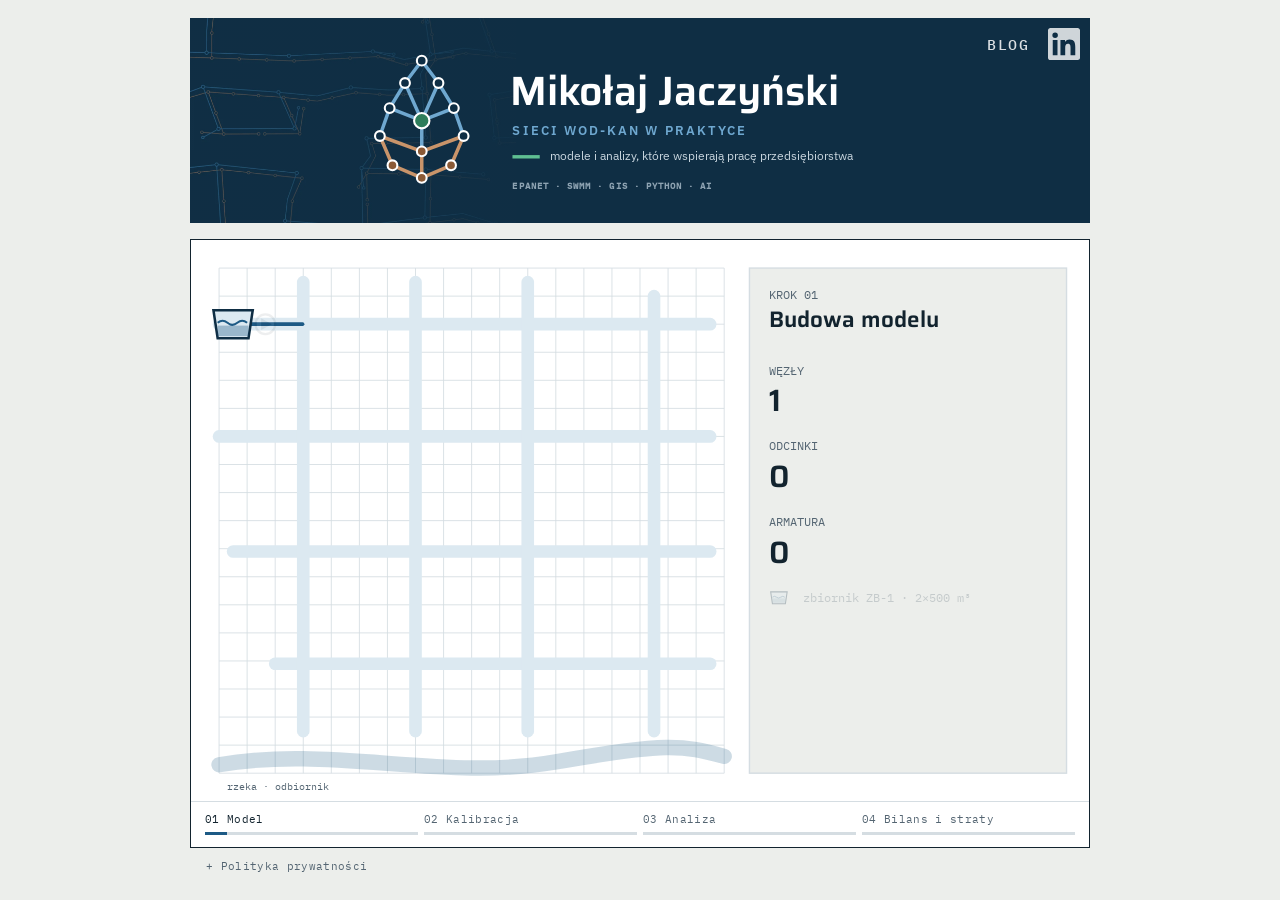
<file: index.html>
<!doctype html>
<html lang="pl">
<head>
<meta charset="utf-8">
<meta name="viewport" content="width=device-width, initial-scale=1">
<title>Sieci wod-kan w praktyce</title>
<meta name="description" content="Mikołaj Jaczyński — Sieci wod-kan w praktyce: modelowanie, analizy, strefowanie, doradztwo.">
<meta name="theme-color" content="#0f2e44">
<link rel="canonical" href="https://modelesieci.pl/">
<link rel="icon" href="favicon.svg" type="image/svg+xml">
<!-- czcionki hostowane lokalnie: brak połączeń z serwerami Google (RODO) -->
<link rel="preload" href="fonts/ibm-plex-sans-latin.woff2" as="font" type="font/woff2" crossorigin>
<link rel="preload" href="fonts/saira-latin.woff2" as="font" type="font/woff2" crossorigin>
<link rel="stylesheet" href="fonts/fonts.css">
<style>
:root{--paper:#eceeeb;--surface:#ffffff;--ink:#12232e;--muted:#546572;--line:#d5dde2;--glebia:#0f2e44;--wodociag:#1d5a85;--ton:#dce9f1;--kamionka:#8b5a36;--zielen:#2e7d5b;--zgodne:#2e7d5b;--uwaga:#9a6512;--niezgodne:#b3412f;
--font-display:"Saira","Arial Narrow",system-ui,sans-serif;--font-sans:"IBM Plex Sans","Segoe UI",system-ui,sans-serif;--font-mono:"IBM Plex Mono",Consolas,ui-monospace,monospace}
@media (prefers-color-scheme:dark){:root:not([data-theme="light"]){--paper:#0a141b;--surface:#15242e;--ink:#e8eef1;--muted:#9db0bc;--line:#2a3c48;--glebia:#24577b;--wodociag:#6fa8d0;--ton:#1b3546;--kamionka:#c9946a;--zielen:#5fbf92;--zgodne:#5fbf92;--uwaga:#e0a84a;--niezgodne:#ec8a78}}
:root[data-theme="dark"]{--paper:#0a141b;--surface:#15242e;--ink:#e8eef1;--muted:#9db0bc;--line:#2a3c48;--glebia:#24577b;--wodociag:#6fa8d0;--ton:#1b3546;--kamionka:#c9946a;--zielen:#5fbf92;--zgodne:#5fbf92;--uwaga:#e0a84a;--niezgodne:#ec8a78}
*,*::before,*::after{box-sizing:border-box}
html,body{margin:0}
body{background:var(--paper);color:var(--ink);font-family:var(--font-sans);-webkit-font-smoothing:antialiased;min-height:100vh}
/* całość mieści się w wysokości okna: wizytówka i animacja skalują się do 100vh */
:root{--pad:clamp(10px,2vh,20px);--gap:clamp(10px,1.8vh,18px);--lw:min(600px,62vh);--lh:calc(var(--lw)*.3667);--sw:min(900px,max(620px,calc((100vh - var(--lh) - 2*var(--pad) - var(--gap) - 50px - 26px)*1.6)))}
main{max-width:960px;margin:0 auto;padding:var(--pad) 16px;display:flex;flex-direction:column;align-items:center;gap:var(--gap)}

/* 1. baner (jak tło profilu LinkedIn): zawsze ciemny, sieć w tle */
.logo{position:relative;width:100%;max-width:var(--sw);display:block;margin:0;color:#fff;
 background:linear-gradient(90deg,rgba(15,46,68,.25),rgba(15,46,68,.7) 40%,#0f2e44 62%),#0f2e44 url(siec-tlo.webp) left center/auto 100% no-repeat}
.li{position:absolute;top:10px;right:10px;display:grid;place-items:center;width:32px;height:32px;border-radius:4px;color:#ffffff;opacity:.8;transition:opacity .2s,background .2s}
.li svg{width:22px;height:22px;fill:currentColor}
.li:hover,.li:focus-visible{opacity:1;background:#0a66c2}
.li:focus-visible{outline:2px solid #6fa8d0;outline-offset:2px}
/* link do bloga praktykasieci.pl: na komputerze obok LinkedIn, na telefonie w lewym górnym rogu */
.blog{position:absolute;top:10px;right:50px;height:32px;display:flex;align-items:center;padding:0 10px;border-radius:4px;color:#fff;opacity:.85;font-family:var(--font-mono);font-size:15px;font-weight:500;letter-spacing:.12em;text-transform:uppercase;text-decoration:none;transition:opacity .2s,background .2s}
.blog:hover,.blog:focus-visible{opacity:1;background:rgba(255,255,255,.12)}
.blog:focus-visible{outline:2px solid #6fa8d0;outline-offset:2px}
.logo svg{display:block;width:100%;height:auto;max-height:var(--lh);margin:0 auto}
.logo svg.v{display:none}
.logo svg{--zw:#6fa8d0;--zk:#c9946a;--znw:#0f2e44;--znk:#8b5a36;--zg:#2e7d5b;--zr:#ffffff}
.l-nm{fill:#ffffff;font-family:var(--font-display);font-weight:600}
.l-tg{fill:#6fa8d0;font-family:var(--font-sans);font-weight:600;letter-spacing:.16em}
.l-sv{fill:#c9d6df;font-family:var(--font-sans);font-weight:400}
.l-tech{fill:#8ea3b2;font-family:var(--font-mono);letter-spacing:.12em}
.l-dash{fill:#5fbf92}

/* 2. animacja */
.sheet{width:100%;max-width:var(--sw);background:var(--surface);border:1.5px solid var(--ink)}
#anim{display:block;width:100%;height:auto;cursor:pointer}
.prog{display:grid;grid-template-columns:repeat(4,1fr);gap:6px;border-top:1px solid var(--line);padding:10px 14px 12px}
.prog button{position:relative;border:0;background:none;padding:0 0 9px;text-align:left;cursor:pointer;font-family:var(--font-mono);font-size:11px;letter-spacing:.03em;color:var(--muted);white-space:nowrap;overflow:hidden;text-overflow:ellipsis}
.prog button::before{content:"";position:absolute;left:0;right:0;bottom:0;height:3px;background:var(--line)}
.prog u{position:absolute;left:0;bottom:0;height:3px;width:0;background:var(--wodociag)}
.prog button.on{color:var(--ink)}
.prog button:focus-visible{outline:2px solid var(--wodociag);outline-offset:3px}

/* SVG animacji */
.a-grid{stroke:var(--line);stroke-width:.6}
.a-street{stroke:var(--ton);stroke-width:9;stroke-linecap:round;fill:none}
.a-pipe{stroke:var(--wodociag);stroke-width:2.6;stroke-linecap:round;fill:none}
.a-sew{stroke:var(--kamionka);stroke-width:2.2;fill:none;stroke-linecap:round}
.a-node{fill:var(--surface);stroke:var(--wodociag);stroke-width:2}
.a-tx{font-family:var(--font-mono);font-size:8.5px;fill:var(--muted)}
.a-txb{font-family:var(--font-mono);font-size:11px;fill:var(--ink);font-weight:500}
.a-h{font-family:var(--font-display);font-weight:600;font-size:16px;fill:var(--ink)}
.a-big{font-family:var(--font-display);font-weight:600;font-size:22px;fill:var(--ink)}
.a-sm{font-size:7px}
#anim.port .a-tx{font-size:10px}#anim.port .a-txb{font-size:12px}#anim.port .a-h{font-size:18px}#anim.port .a-big{font-size:24px}#anim.port .a-sm{font-size:8.5px}
.a-panel{fill:var(--paper);stroke:var(--line)}

.hero,.story{width:100%;display:flex;flex-direction:column;align-items:center}
.down,.steps{display:none}
@media (max-width:600px){
 html{scroll-snap-type:y mandatory}
 main{padding:0;gap:0}
 .hero{height:100vh;height:100svh;justify-content:space-between;gap:16px;padding:16px 16px 20px;scroll-snap-align:start;
  background:linear-gradient(180deg,rgba(15,46,68,.55),rgba(15,46,68,.85) 55%,#0f2e44),#0f2e44 url(siec-tlo.webp) center/cover no-repeat}
 .logo{flex:1 1 auto;min-height:0;max-width:none;display:flex;align-items:center;justify-content:center;padding:12px;background:none}
 .logo svg.h{display:none}
 .logo svg.v{display:block;width:100%;height:100%;max-width:none;max-height:100%}
 .down{border-color:rgba(255,255,255,.45)!important;background:transparent!important;color:#ffffff!important}
 .down{display:grid;place-items:center;width:52px;height:52px;border-radius:50%;border:1.5px solid var(--line);background:var(--surface);color:var(--ink);cursor:pointer;animation:bob 1.8s ease-in-out infinite}
 .down svg{width:24px;height:24px}
 @keyframes bob{50%{transform:translateY(8px)}}
 .story{position:relative;display:block}
 .sheet{position:sticky;top:0;height:100vh;height:100svh;max-width:none;border:0;display:flex;flex-direction:column;justify-content:center}
 #anim{flex:0 1 auto;min-height:0;max-height:calc(100svh - 52px);width:auto;max-width:100%;margin:0 auto}
 .steps{display:block;margin-top:-100vh;margin-top:-100svh;pointer-events:none}
 .step{height:100vh;height:100svh;scroll-snap-align:start}
 .prog button{font-size:9.5px}
 .prog .lg{display:none}
 .li{top:4px;right:4px;width:72px;height:72px;border-radius:8px}
 .li svg{width:48px;height:48px}
 .blog{top:4px;left:4px;right:auto;height:72px;padding:0 14px;border-radius:8px;font-size:20px}
}
@media (max-width:600px) and (prefers-reduced-motion:reduce){.down{animation:none}}
/* 3. stopka: notka o prywatności */
.foot{width:100%;max-width:var(--sw);margin:calc(-1*var(--gap)/2) auto 0;padding:0 16px var(--pad);font-size:12px;line-height:1.55;color:var(--muted)}
.foot summary{cursor:pointer;width:max-content;font-family:var(--font-mono);font-size:11px;letter-spacing:.03em;list-style:none}
.foot summary::-webkit-details-marker{display:none}
.foot summary::before{content:"+ ";}
.foot details[open] summary::before{content:"− "}
.foot summary:hover,.foot summary:focus-visible{color:var(--ink)}
.foot summary:focus-visible{outline:2px solid var(--wodociag);outline-offset:3px}
.foot .txt{margin-top:8px;padding:12px 14px;background:var(--surface);border:1px solid var(--line)}
.foot p{margin:0 0 8px}.foot p:last-child{margin:0}
.foot a{color:var(--wodociag)}
@media (max-width:600px){
 /* telefon: stopka przeniesiona (JS) do arkusza animacji; przycisk widoczny tylko na ostatnim etapie */
 .sheet .foot{flex:0 0 auto;max-width:none;margin:0;padding:0 14px;height:0;overflow:hidden;opacity:0;transition:height .3s,opacity .3s}
 .sheet.last .foot{height:44px;opacity:1;overflow:visible}
 .sheet .foot details{height:100%;display:flex;align-items:center}
 .sheet .foot summary{padding:10px 0;font-size:11.5px}
 .sheet .foot .txt{position:absolute;left:12px;right:12px;bottom:52px;max-height:calc(100svh - 80px);overflow:auto;margin:0;padding:14px 16px;box-shadow:0 8px 28px rgba(0,0,0,.18);z-index:2}
}

</style>
</head>
<body>
<svg width="0" height="0" style="position:absolute" aria-hidden="true">
  <symbol id="syg" viewBox="12 -4 176 214">
    <g stroke-width="5" stroke-linecap="round">
      <g stroke="var(--zw)"><line x1="100" y1="18" x2="76" y2="50"/><line x1="100" y1="18" x2="124" y2="50"/><line x1="76" y1="50" x2="54" y2="86"/><line x1="124" y1="50" x2="146" y2="86"/><line x1="54" y1="86" x2="40" y2="126"/><line x1="146" y1="86" x2="160" y2="126"/><line x1="76" y1="50" x2="100" y2="104"/><line x1="124" y1="50" x2="100" y2="104"/><line x1="54" y1="86" x2="100" y2="104"/><line x1="146" y1="86" x2="100" y2="104"/><line x1="100" y1="104" x2="100" y2="148"/></g>
      <g stroke="var(--zk)"><line x1="40" y1="126" x2="58" y2="168"/><line x1="160" y1="126" x2="142" y2="168"/><line x1="58" y1="168" x2="100" y2="186"/><line x1="142" y1="168" x2="100" y2="186"/><line x1="40" y1="126" x2="100" y2="148"/><line x1="160" y1="126" x2="100" y2="148"/><line x1="100" y1="148" x2="100" y2="186"/></g>
    </g>
    <g stroke="var(--zr)" stroke-width="3">
      <g fill="var(--znw)"><circle cx="100" cy="18" r="7"/><circle cx="76" cy="50" r="7"/><circle cx="124" cy="50" r="7"/><circle cx="54" cy="86" r="7"/><circle cx="146" cy="86" r="7"/><circle cx="40" cy="126" r="7"/><circle cx="160" cy="126" r="7"/></g>
      <g fill="var(--znk)"><circle cx="58" cy="168" r="7"/><circle cx="142" cy="168" r="7"/><circle cx="100" cy="186" r="7"/><circle cx="100" cy="148" r="7"/></g>
      <circle cx="100" cy="104" r="11" fill="var(--zg)"/>
    </g>
  </symbol>
</svg>

<main>
  <section class="hero">
  <h1 class="logo" aria-label="Mikołaj Jaczyński — Sieci wod-kan w praktyce. Modele i analizy, które wspierają pracę przedsiębiorstwa. EPANET, SWMM, GIS, Python, AI">
    <svg class="h" viewBox="0 0 900 300" aria-hidden="true">
      <use href="#syg" x="40" y="40" width="180" height="219"/>
      <text class="l-nm" x="260" y="128" font-size="60">Mikołaj Jaczyński</text>
      <text class="l-tg" x="263" y="172" font-size="19">SIECI WOD-KAN W PRAKTYCE</text>
      <rect class="l-dash" x="263" y="201" width="40" height="5"/>
      <text class="l-sv" x="318" y="208" font-size="17">modele i analizy, które wspierają pracę przedsiębiorstwa</text>
      <text class="l-tech" x="263" y="250" font-size="13">EPANET · SWMM · GIS · PYTHON · AI</text>
    </svg>
    <svg class="v" viewBox="0 0 360 590" aria-hidden="true">
      <use href="#syg" x="65" y="10" width="230" height="280"/>
      <text class="l-nm" x="180" y="352" font-size="37" text-anchor="middle">Mikołaj Jaczyński</text>
      <text class="l-tg" x="180" y="390" font-size="14.5" text-anchor="middle">SIECI WOD-KAN W PRAKTYCE</text>
      <rect class="l-dash" x="160" y="414" width="40" height="5"/>
      <text class="l-sv" x="180" y="456" font-size="17" text-anchor="middle">modele i analizy, które wspierają</text>
      <text class="l-sv" x="180" y="480" font-size="17" text-anchor="middle">pracę przedsiębiorstwa</text>
      <text class="l-tech" x="180" y="530" font-size="12" text-anchor="middle">EPANET · SWMM · GIS · PYTHON · AI</text>
    </svg>
    <a class="blog" href="https://praktykasieci.pl/">blog</a>
    <a class="li" href="https://www.linkedin.com/in/mikolajjaczynski" target="_blank" rel="noopener" aria-label="Profil LinkedIn" title="LinkedIn"><svg viewBox="0 0 24 24" aria-hidden="true"><path d="M20.45 20.45h-3.56v-5.57c0-1.33-.02-3.04-1.85-3.04-1.85 0-2.14 1.45-2.14 2.94v5.67H9.35V9h3.41v1.56h.05c.48-.9 1.64-1.85 3.37-1.85 3.6 0 4.27 2.37 4.27 5.46v6.28zM5.34 7.43a2.06 2.06 0 1 1 0-4.13 2.06 2.06 0 0 1 0 4.13zM7.12 20.45H3.56V9h3.56v11.45zM22.22 0H1.77C.79 0 0 .77 0 1.73v20.54C0 23.23.79 24 1.77 24h20.45c.98 0 1.78-.77 1.78-1.73V1.73C24 .77 23.2 0 22.22 0z"/></svg></a>
  </h1>
  <button class="down" id="down" type="button" aria-label="Przewiń do animacji"><svg viewBox="0 0 24 24"><path d="M5 9l7 7 7-7" fill="none" stroke="currentColor" stroke-width="2.4" stroke-linecap="round" stroke-linejoin="round"/></svg></button>
  </section>

  <section class="story">
  <section class="sheet" aria-label="Animacja: budowa modelu sieci wod-kan, kalibracja, analiza danych oraz bilans i straty wody">
    <svg id="anim" role="img" aria-label="Animowany model sieci: rysowanie przewodów, kalibracja na pomiarach ciśnienia, analiza ciśnień i strefowanie"></svg>
    <div class="prog" id="prog">
      <button type="button" data-t="0">01 Model<u></u></button>
      <button type="button" data-t="16">02 Kalibracja<u></u></button>
      <button type="button" data-t="30">03 Analiza<u></u></button>
      <button type="button" data-t="42">04 Bilans<span class="lg"> i straty</span><u></u></button>
    </div>
  </section>
  <div class="steps" aria-hidden="true"><div class="step"></div><div class="step"></div><div class="step"></div><div class="step"></div></div>
  </section>
</main>

<footer class="foot">
  <details>
    <summary>Polityka prywatności</summary>
    <div class="txt">
      <p><strong>Administrator:</strong> Mikołaj Jaczyński. Kontakt w sprawach danych osobowych: przez <a href="https://www.linkedin.com/in/mikolajjaczynski" target="_blank" rel="noopener">profil LinkedIn</a>.</p>
      <p><strong>Co zbiera ta strona:</strong> nic. Nie używa ciasteczek, analityki, narzędzi śledzących ani formularzy. Czcionki i grafiki są wczytywane z tego samego serwera, bez połączeń z usługami firm trzecich.</p>
      <p><strong>Hosting:</strong> stronę udostępnia GitHub Pages (GitHub, Inc.). Przy każdym wejściu serwer GitHub może zapisywać w logach adres IP odwiedzającego, w celu zapewnienia bezpieczeństwa i działania usługi (art. 6 ust. 1 lit. f RODO). Szczegóły: <a href="https://docs.github.com/site-policy/privacy-policies/github-general-privacy-statement" target="_blank" rel="noopener">oświadczenie o prywatności GitHub</a>.</p>
      <p><strong>Linki zewnętrzne:</strong> po kliknięciu odnośnika do LinkedIn obowiązują zasady prywatności tego serwisu.</p>
      <p><strong>Twoje prawa:</strong> dostęp do danych, ich sprostowanie, usunięcie, ograniczenie przetwarzania, sprzeciw oraz skarga do Prezesa Urzędu Ochrony Danych Osobowych.</p>
    </div>
  </details>
</footer>

<script>
(()=>{
const NS='http://www.w3.org/2000/svg', S=document.getElementById('anim');
const cl=(x,a=0,b=1)=>Math.min(b,Math.max(a,x));
const ramp=(t,a,b)=>cl((t-a)/(b-a));
const ease=x=>x<.5?2*x*x:1-Math.pow(-2*x+2,2)/2;
const fx=(v,d=2)=>v.toFixed(d).replace('.',',');
const T=59.5;
const PH=[[0,16],[16,30],[30,42],[42,55],[55,59.5]];

/* dane modelu */
const N={R:[30,60],1:[80,60],2:[160,60],3:[240,60],4:[322,68],5:[80,140],6:[160,140],7:[240,140],8:[330,150],9:[80,220],10:[160,222],11:[240,225],12:[330,232],13:[96,302],14:[176,302],15:[258,306],16:[340,312],
 h1:[364,44],h2:[368,172],h3:[54,328],h4:[176,338],h5:[368,292],h6:[368,252]};
const P={R:5.3,1:5.1,2:4.8,3:4.5,5:4.8,6:4.5,7:4.2,9:3.6,10:3.5,13:3.8,14:3.6,h3:3.8,h4:3.5,4:3.9,8:3.4,12:2.9,h1:3.7,h2:3.2,h6:2.7,11:3.6,15:3.0,16:2.2,h5:2.3};
const E0=[['R',1],[1,2],[2,3],[1,5],[2,6],[3,7],[5,6],[6,7],[3,4],[4,8],[8,12],[4,'h1'],[8,'h2'],[12,'h6'],[5,9],[9,10],[9,13],[10,14],[13,14],[13,'h3'],[14,'h4'],[7,11],[10,11],[11,15],[15,16],[16,'h5']].map(e=>e.map(String));
const CLOSED='10-11';
const MAIN=new Set(['R-1','1-2','2-3','1-5','2-6','3-4','5-9','7-11']);
const VALVES=['1-2','2-3','5-6','6-7','2-6','3-7','9-10','13-14','10-14','4-8','8-12','11-15','15-16'];
const D={R:0},Q=['R'];
while(Q.length){const a=Q.shift();E0.forEach(([u,v])=>{if(u+'-'+v===CLOSED)return;const b=u===a?v:v===a?u:null;if(b&&D[b]===undefined){D[b]=D[a]+1;Q.push(b)}})}
const pc=p=>p<2.5?'var(--niezgodne)':p<3.5?'var(--uwaga)':'var(--zgodne)';
const dem=h=>.55+.45*Math.exp(-Math.pow((h-7.5)/2.2,2))+.38*Math.exp(-Math.pow((h-19.5)/2.6,2))-.35*Math.exp(-Math.pow((h-3)/2,2));
let seed=7;const rnd=()=>(seed=(seed*16807)%2147483647)/2147483647-.5;
const H=[...Array(25).keys()];
const meas=H.map(h=>4.25-.95*dem(h)+rnd()*.04);
const sim=a=>H.map(h=>4.25+.55*a-.95*dem(h)*(1+1.3*a));
const bins=[2,2.5,3,3.5,4,4.5,5,5.5],bc=Array(7).fill(0);
Object.keys(P).filter(k=>k!=='R'&&k[0]!=='h').forEach(k=>{for(let i=0;i<7;i++)if(P[k]>=bins[i]&&P[k]<bins[i+1])bc[i]++});

/* układy: poziomy (komputer) i pionowy (telefon) */
const LAY={
 land:{vw:640,vh:400,pan:[398,20,226,360],
  p1:{cnt:[[14,76,14,102],[14,130,14,156],[14,184,14,210]],log:[14,238,18.5]},
  p2:{c:[36,216,78,198],lgd:220,m:[[14,248,212,248],[14,280,212,280],[14,312,212,312],[14,344,212,344]],bar:[14,317,198]},
  p3:{bx:18,bw:22,bs:28,base:168,sc:24,lab:180,lgd:[14,200,68],k:[[14,240,212,240,249],[14,270,212,270,279],[14,300,212,300,309],[14,330,212,330,339]]},
  p4:{sb:[14,70,198,16],sbl:100,ch:[18,212,122,210],ml:222,k:[[14,250,212,250,259],[14,276,212,276,285],[14,302,212,302,311],[14,328,212,328,337]]},
  p5:{s:[68,64,90,110],ty:212,sy:232,my:270}},
 port:{vw:400,vh:650,pan:[20,396,360,236],
  p1:{cnt:[[14,76,14,104],[134,76,134,104],[254,76,254,104]],log:[14,134,17.5]},
  p2:{c:[36,196,78,186],lgd:212,m:[[214,82,346,98],[214,120,346,136],[214,158,346,174],[214,198,346,214]],bar:[214,181,132]},
  p3:{bx:14,bw:20,bs:26,base:180,sc:22,lab:194,lgd:[14,218,62],k:[[208,82,346,98,106],[208,120,346,136,144],[208,158,346,174,182],[208,196,346,212,220]]},
  p4:{sb:[14,70,182,14],sbl:98,ch:[14,196,118,198],ml:211,k:[[208,82,346,98,106],[208,120,346,136,144],[208,158,346,174,182],[208,196,346,212,220]]},
  p5:{s:[140,26,80,98],ty:156,sy:178,my:208}}};

let render=()=>{};
function build(mode){
 const L=LAY[mode];S.innerHTML='';S.setAttribute('viewBox',`0 0 ${L.vw} ${L.vh}`);S.classList.toggle('port',mode==='port');
 const el=(n,a={},p=S)=>{const e=document.createElementNS(NS,n);for(const k in a)e.setAttribute(k,a[k]);p.appendChild(e);return e};
 const tx=(p,x,y,t,c='a-tx',ex={})=>{const e=el('text',Object.assign({x,y,class:c},ex),p);e.textContent=t;return e};
 const bg=el('g');
 for(let x=20;x<=380;x+=20)el('line',{x1:x,y1:20,x2:x,y2:380,class:'a-grid'},bg);
 for(let y=20;y<=380;y+=20)el('line',{x1:20,y1:y,x2:380,y2:y,class:'a-grid'},bg);
 ['M20 60H370','M20 140H370','M30 222H370','M60 302H370','M80 30V350','M160 30V350','M240 30V350','M330 40V350'].forEach(d=>el('path',{d,class:'a-street'},bg));
 /* odbiornik – rzeka */
 el('path',{d:'M20 374C100 360 180 386 260 372S350 360 380 368',fill:'none',stroke:'var(--wodociag)','stroke-opacity':.22,'stroke-width':11,'stroke-linecap':'round'},bg);
 tx(bg,26,392,'rzeka · odbiornik','a-tx a-sm');
 const gSew=el('g'),gPipe=el('g'),gPress=el('g'),gZone=el('g'),gPart=el('g'),gArm=el('g'),gNode=el('g'),gLab=el('g');
 /* symbole armatury */
 const SY={
  zasuwa:(g,x,y,a)=>{const s=el('g',{transform:`translate(${x} ${y}) rotate(${a})`},g);el('path',{d:'M-5 -3.6L5 3.6V-3.6L-5 3.6Z',fill:'var(--surface)',stroke:'var(--ink)','stroke-width':1.2,'stroke-linejoin':'round'},s);return s},
  prv:(g,x,y,a)=>{const s=el('g',{transform:`translate(${x} ${y})`},g);el('path',{d:'M-6 -4.4L6 4.4V-4.4L-6 4.4Z',fill:'var(--uwaga)',stroke:'var(--ink)','stroke-width':1.2,transform:`rotate(${a})`},s);return s},
  hydrant:(g,x,y)=>{const s=el('g',{transform:`translate(${x} ${y})`},g);el('circle',{r:4.6,fill:'var(--surface)',stroke:'var(--wodociag)','stroke-width':1.6},s);el('path',{d:'M-4.6 0A4.6 4.6 0 0 1 4.6 0Z',fill:'var(--wodociag)'},s);return s},
  pompa:(g,x,y,c='var(--ink)')=>{const s=el('g',{transform:`translate(${x} ${y})`},g);el('circle',{r:7,fill:'var(--surface)',stroke:c,'stroke-width':1.6},s);el('path',{d:'M-3 -4.2L4.6 0L-3 4.2Z',fill:c},s);return s},
  zbiornik:(g,x,y)=>{const s=el('g',{transform:`translate(${x} ${y})`},g);el('path',{d:'M-14 -10H14L11 10H-11Z',fill:'var(--ton)',stroke:'var(--glebia)','stroke-width':1.8},s);el('path',{d:'M-11 -1q3.5 -3 7 0t7 0t7 0',fill:'none',stroke:'var(--wodociag)','stroke-width':1.4},s);el('rect',{x:-11,y:1,width:22,height:7.5,fill:'var(--wodociag)',opacity:.35},s);return s},
  pomiar:(g,x,y)=>{const s=el('g',{transform:`translate(${x} ${y})`},g);el('path',{d:'M0 -5L5 0L0 5L-5 0Z',fill:'var(--uwaga)',stroke:'var(--surface)','stroke-width':1.2},s);return s},
  komora:(g,x,y)=>{const s=el('g',{transform:`translate(${x} ${y})`},g);el('circle',{r:3.8,fill:'var(--surface)',stroke:'var(--kamionka)','stroke-width':1.6},s);return s},
  przelew:(g,x,y)=>{const s=el('g',{transform:`translate(${x} ${y})`},g);el('rect',{x:-7,y:-6,width:14,height:12,fill:'var(--surface)',stroke:'var(--kamionka)','stroke-width':1.6},s);el('path',{d:'M-7 3L7 -3',stroke:'var(--kamionka)','stroke-width':1.6},s);return s},
  separator:(g,x,y)=>{const s=el('g',{transform:`translate(${x} ${y})`},g);el('rect',{x:-9,y:-5.5,width:18,height:11,fill:'var(--kamionka)'},s);el('path',{d:'M-3 -5.5V2M3 -2V5.5',stroke:'var(--surface)','stroke-width':1.2},s);return s}};
 const arm=[]; const A_=(n,t)=>{n.setAttribute('opacity',0);arm.push({n,t});return n};
 const cnt={};
 const edges=E0.map(([u,v])=>{if(D[u]>D[v])[u,v]=[v,u];const k=D[v];cnt[k]=(cnt[k]||0)+1;const [x1,y1]=N[u],[x2,y2]=N[v];
  const e={u,v,x1,y1,x2,y2,len:Math.hypot(x2-x1,y2-y1),t0:.6+(k-1)*1.45+(cnt[k]-1)*.18,p:(P[u]+P[v])/2};
  const main=MAIN.has(u+'-'+v)||MAIN.has(v+'-'+u),w=main?3.4:2.2;
  e.l=el('line',{x1,y1,x2,y2,class:'a-pipe',pathLength:1,'stroke-dasharray':1,'stroke-dashoffset':1,'stroke-width':w},gPipe);
  e.pl=el('line',{x1,y1,x2,y2,'stroke-width':w+1.2,'stroke-linecap':'round',stroke:pc(e.p),opacity:0},gPress);
  e.dot=el('circle',{r:1.7,fill:'var(--surface)',opacity:0},gPart);
  if(u+'-'+v===CLOSED||v+'-'+u===CLOSED){e.closed=1;e.pl.setAttribute('stroke','var(--muted)');e.pl.setAttribute('stroke-dasharray','4 4')}
  const id=[u+'-'+v,v+'-'+u].find(s=>VALVES.includes(s));
  if(id)A_(SY.zasuwa(gArm,x1+(x2-x1)*.24,y1+(y2-y1)*.24,Math.atan2(y2-y1,x2-x1)*180/Math.PI),Math.max(e.t0+1.1,9.6+VALVES.indexOf(id)*.12));
  return e});
 const nodes=Object.keys(N).map(k=>{const [x,y]=N[k];let n;
  if(k==='R'){n=SY.zbiornik(gNode,x,y);n.setAttribute('opacity',0)}
  else if(k[0]==='h'){n=SY.hydrant(gNode,x,y);n.setAttribute('opacity',0)}
  else n=el('circle',{cx:x,cy:y,r:0,class:'a-node'},gNode);
  return{k,n,t0:k==='R'?.2:.6+(D[k]-1)*1.45+1.1}});
 /* wodociąg: pompownia, reduktor, punkty pomiarowe */
 A_(SY.pompa(gArm,53,60),1.6);
 {const g=el('g',{},gArm);el('rect',{x:63,y:54,width:12,height:12,fill:'var(--glebia)',stroke:'var(--surface)','stroke-width':1.5},g);tx(g,69,63,'Q','a-tx',{'text-anchor':'middle',style:'fill:#fff;font-size:7.5px'});A_(g,2.2)}
 A_(SY.prv(gArm,80,176,90),7.2);
 A_(SY.pompa(gArm,290,64),4.6);
 {const g=el('g',{},gArm);el('rect',{x:234,y:186,width:12,height:12,fill:'var(--glebia)',stroke:'var(--surface)','stroke-width':1.5},g);tx(g,240,195,'Q','a-tx',{'text-anchor':'middle',style:'fill:#fff;font-size:7.5px'});A_(g,8.6)}
 {const g=SY.zasuwa(gArm,208,223.5,2);g.firstChild.setAttribute('fill','var(--ink)');A_(g,10.2)}
 [[12,-9,9],[13,-9,-9],[11,9,9]].forEach(([k,dx,dy],i)=>{const [x,y]=N[k];const g=el('g',{},gArm);el('line',{x1:x,y1:y,x2:x+dx,y2:y+dy,stroke:'var(--uwaga)','stroke-width':1},g);SY.pomiar(g,x+dx,y+dy);A_(g,10.4+i*.3)});
 /* kanalizacja */
 const sewD='M64 96H124V182H204V262H284V346';
 const sew=el('path',{d:sewD,class:'a-sew',pathLength:1,'stroke-dasharray':1,'stroke-dashoffset':1},gSew);
 const sewDash=el('path',{d:sewD,class:'a-sew','stroke-dasharray':'2 6','stroke-width':4,stroke:'var(--surface)',opacity:0},gSew);
 const press=el('path',{d:'M291 346H352',class:'a-sew','stroke-dasharray':'6 3',pathLength:1,opacity:0},gSew);
 const ovf=el('path',{d:'M244 268V364',class:'a-sew','stroke-dasharray':'3 3','stroke-width':1.6,opacity:0},gSew);
 const ovfA=el('path',{d:'M240 360L244 367L248 360',fill:'none',stroke:'var(--kamionka)','stroke-width':1.4,opacity:0},gSew);
 const wwtp=el('g',{opacity:0},gSew);el('rect',{x:352,y:336,width:24,height:20,fill:'var(--kamionka)'},wwtp);tx(wwtp,364,349.5,'OŚ','a-tx',{'text-anchor':'middle',style:'fill:#fff;font-size:7.5px'});el('path',{d:'M364 356V364',stroke:'var(--kamionka)','stroke-width':1.6},wwtp);
 const wells=[[64,96],[94,96],[124,96],[124,118],[124,182],[164,182],[204,182],[204,242],[204,262],[284,262],[284,288]].map(([x,y])=>SY.komora(gSew,x,y));
 wells.forEach(w=>w.setAttribute('opacity',0));
 A_(SY.przelew(gSew,244,262),13.2);
 A_(SY.pompa(gSew,284,346,'var(--kamionka)'),13.6);
 const sew2=el('path',{d:'M40 270H113',class:'a-sew',pathLength:1,'stroke-dasharray':1,'stroke-dashoffset':1},gSew);
 const press2=el('path',{d:'M127 270H184V242H198',class:'a-sew','stroke-dasharray':'6 3',opacity:0},gSew);
 const wells2=[[40,270],[64,270]].map(([x,y])=>{const w=SY.komora(gSew,x,y);w.setAttribute('opacity',0);return w});
 A_(SY.pompa(gSew,120,270,'var(--kamionka)'),12.9);
 {const g=el('g',{},gSew);el('rect',{x:198,y:236,width:12,height:12,fill:'var(--surface)',stroke:'var(--kamionka)','stroke-width':1.8},g);el('circle',{cx:204,cy:242,r:2,fill:'var(--kamionka)'},g);A_(g,13.3)}
 const labs=[[16,42,'ZB-1'],[38,80,'PS-1'],[90,180,'PRV-1'],[268,88,'PH-2'],[248,206,'Q-4'],[60,48,'Q-1'],[176,214,'ZZ-1'],[172,52,'W-12 · DN160'],[250,132,'W-14'],[130,124,'K1 · DN300'],[252,256,'PB-1'],[292,338,'PŚ-1'],[106,290,'PŚ-2'],[212,250,'KR']].map(([x,y,t])=>tx(gLab,x,y,t,'a-tx',{opacity:0}));
 const lg=el('g',{opacity:0},gLab);const [lx,ly]=N[11];
 const lgR=el('circle',{cx:lx,cy:ly,r:8,fill:'none',stroke:'var(--uwaga)','stroke-width':1.6},lg);
 el('rect',{x:lx+9,y:ly-22,width:50,height:15,fill:'var(--uwaga)'},lg);tx(lg,lx+34,ly-11.5,'P-1 log','a-tx',{'text-anchor':'middle',style:'fill:#fff;font-size:8.5px'});
 const ZN=[['M12 26H294V182H12Z','DMA-1',258,176,'var(--muted)'],['M40 186H204V350H40Z','DMA-2',46,200,'var(--zgodne)'],['M298 30H378V262H298Z','DMA-3',304,46,'var(--wodociag)'],['M212 198H296V270H378V350H212Z','DMA-4',300,284,'var(--uwaga)']].map(([d,n,x,y,c])=>{const g=el('g',{opacity:0},gZone);el('path',{d,fill:c,'fill-opacity':.07,stroke:c,'stroke-width':1.4,'stroke-dasharray':'5 4'},g);tx(g,x,y,n,'a-txb',{style:'font-size:10px;fill:'+c});return g});


 const pTags=[[16,'2,2 bar'],[5,'4,8 bar'],[9,'3,6 bar'],[12,'2,9 bar']].map(([k,t])=>{const [x,y]=N[k];const g=el('g',{opacity:0},gLab);el('rect',{x:x-24,y:y+9,width:48,height:14,fill:'var(--surface)',stroke:'var(--line)'},g);tx(g,x,y+19.5,t,'a-txb',{'text-anchor':'middle',style:'font-size:8.5px'});return g});

 /* panel boczny / dolny */
 const [px,py,pw,phh]=L.pan;
 el('rect',{x:px,y:py,width:pw,height:phh,class:'a-panel'});
 const pg=el('g',{transform:`translate(${px} ${py})`});
 const ph=[0,1,2,3,4].map(()=>el('g',{opacity:0},pg));
 const head=(g,n,t,sub)=>{tx(g,14,22,'KROK '+n);tx(g,14,42,t,'a-h');if(sub)tx(g,14,60,sub)};
 head(ph[0],'01','Budowa modelu');
 const c1=['WĘZŁY','ODCINKI','ARMATURA'].map((l,i)=>{const [a,b,c,d]=L.p1.cnt[i];tx(ph[0],a,b,l);return tx(ph[0],c,d,'0','a-big')});
 const log1=[['zbiornik',(g,x,y)=>{const s=SY.zbiornik(g,x,y);s.setAttribute('transform',`translate(${x} ${y}) scale(.42)`)},'zbiornik ZB-1 · 2×500 m³'],
  ['pompa',(g,x,y)=>SY.pompa(g,x,y),'pompownie PS-1, PH-2, PŚ-1, PŚ-2'],
  ['prv',(g,x,y)=>SY.prv(g,x,y,0),'reduktor PRV-1 · 3,5 bar (DMA-2)'],
  ['zh',(g,x,y)=>{SY.zasuwa(g,x-4,y,0);SY.hydrant(g,x+8,y)},'zasuwy · hydranty · pomiary'],
  ['kan',(g,x,y)=>{SY.komora(g,x,y)},'studzienki kanalizacyjne'],
  ['dma',(g,x,y)=>{el('rect',{x:x-9,y:y-5,width:18,height:10,fill:'var(--uwaga)','fill-opacity':.1,stroke:'var(--uwaga)','stroke-dasharray':'3 2'},g)},'strefy DMA-1 … DMA-4']]
  .map(([,ic,t],i)=>{const y=L.p1.log[1]+i*L.p1.log[2];const g=el('g',{opacity:0},ph[0]);ic(g,L.p1.log[0]+7,y-3);tx(g,L.p1.log[0]+24,y,t);return g});
 head(ph[1],'02','Kalibracja','Ciśnienie w punkcie P-1 · doba');
 const [cx0,cx1,cy0,cy1]=L.p2.c,pmin=2.6,pmax=4.6;
 const X=h=>cx0+(cx1-cx0)*h/24,Y=p=>cy1-(cy1-cy0)*(p-pmin)/(pmax-pmin);
 for(let p=3;p<=4.5;p+=.5){el('line',{x1:cx0,x2:cx1,y1:Y(p),y2:Y(p),stroke:'var(--line)','stroke-width':.6},ph[1]);tx(ph[1],cx0-5,Y(p)+2.5,fx(p,1),'a-tx a-sm',{'text-anchor':'end'})}
 el('line',{x1:cx0,x2:cx1,y1:cy1,y2:cy1,stroke:'var(--muted)','stroke-width':.8},ph[1]);
 [0,6,12,18,24].forEach(h=>tx(ph[1],X(h),cy1+11,h+'h','a-tx a-sm',{'text-anchor':'middle'}));
 const dots=H.map((h,i)=>el('circle',{cx:X(h),cy:Y(meas[i]),r:2.3,fill:'var(--kamionka)',opacity:0},ph[1]));
 const simL=el('polyline',{fill:'none',stroke:'var(--wodociag)','stroke-width':2,opacity:0},ph[1]);
 const ly2=L.p2.lgd;el('circle',{cx:cx0+2,cy:ly2-3,r:2.3,fill:'var(--kamionka)'},ph[1]);tx(ph[1],cx0+9,ly2,'pomiar');
 el('line',{x1:cx0+66,x2:cx0+80,y1:ly2-3,y2:ly2-3,stroke:'var(--wodociag)','stroke-width':2},ph[1]);tx(ph[1],cx0+85,ly2,'model');
 const m2=['ITERACJA','RMSE','R²','CHROPOWATOŚĆ K'].map((l,i)=>{const [a,b,c,d]=L.p2.m[i];tx(ph[1],a,b,l);return tx(ph[1],c,d,'','a-txb',{'text-anchor':'end'})});
 const bar2=el('rect',{x:L.p2.bar[0],y:L.p2.bar[1],width:0,height:3},ph[1]);
 head(ph[2],'03','Analiza danych','Rozkład ciśnień w węzłach [bar]');
 const g3=L.p3;
 const hb=bc.map((c,i)=>{const x=g3.bx+i*g3.bs;tx(ph[2],x+g3.bw/2,g3.lab,fx(bins[i],1),'a-tx a-sm',{'text-anchor':'middle'});return{r:el('rect',{x,y:g3.base,width:g3.bw,height:0,fill:pc(bins[i]+.01)},ph[2]),h:c*Math.min(g3.sc,86/Math.max(...bc))}});
 el('line',{x1:g3.bx-4,x2:g3.bx+6*g3.bs+g3.bw+4,y1:g3.base+.5,y2:g3.base+.5,stroke:'var(--muted)','stroke-width':.8},ph[2]);
 [['≥ 3,5','var(--zgodne)'],['2,5–3,5','var(--uwaga)'],['< 2,5','var(--niezgodne)']].forEach(([t,c],i)=>{const x=g3.lgd[0]+i*g3.lgd[2];el('rect',{x,y:g3.lgd[1]-5,width:12,height:4,fill:c},ph[2]);tx(ph[2],x+16,g3.lgd[1],t)});
 const k3=[['MIN. CIŚNIENIE','2,2 bar'],['WĘZŁY < 2,5 BAR','1 / 16'],['DMA-4 · MNF','1,8 l/s'],['REKOMENDACJA','straty DMA-4']].map(([l,v],i)=>{const [a,b,c,d,e]=g3.k[i];const g=el('g',{opacity:0},ph[2]);tx(g,a,b,l);tx(g,c,d,v,'a-txb',{'text-anchor':'end'});el('line',{x1:a,x2:c,y1:e,y2:e,stroke:'var(--line)'},g);return g});
 /* 4 – bilans i straty */
 head(ph[3],'04','Bilans i straty wody','Bilans wodny · straty [% wtłoczonej]');
 const g4=L.p4,[bx,by,bw,bh]=g4.sb;
 const sbS=el('rect',{x:bx,y:by,width:bw,height:bh,fill:'var(--wodociag)'},ph[3]);
 const sbL=el('rect',{x:bx,y:by,width:0,height:bh,fill:'var(--niezgodne)'},ph[3]);
 const sbT1=tx(ph[3],bx,g4.sbl,'','a-tx'),sbT2=tx(ph[3],bx+bw,g4.sbl,'','a-tx',{'text-anchor':'end'});
 const [qx0,qx1,qy0,qy1]=g4.ch,LOSS=[24,24,23,24,20,16,13,12,11,11,10,10],bwM=(qx1-qx0)/12;
 const QY=v=>qy1-(qy1-qy0)*v/30;
 el('line',{x1:qx0,x2:qx1,y1:QY(12),y2:QY(12),stroke:'var(--zgodne)','stroke-dasharray':'4 3'},ph[3]);
 tx(ph[3],qx1,QY(12)-3,'cel 12%','a-tx a-sm',{'text-anchor':'end',style:'fill:var(--zgodne)'});
 const mb=LOSS.map((v,i)=>{const x=qx0+i*bwM+1.5;if(i%3===0)tx(ph[3],x+(bwM-3)/2,g4.ml,['I','IV','VII','X'][i/3],'a-tx a-sm',{'text-anchor':'middle'});
  return el('rect',{x,y:qy1,width:bwM-3,height:0,fill:v>=20?'var(--niezgodne)':v>12?'var(--uwaga)':'var(--zgodne)'},ph[3])});
 el('line',{x1:qx0,x2:qx1,y1:qy1+.5,y2:qy1+.5,stroke:'var(--muted)','stroke-width':.8},ph[3]);
 const k4=['STRATY WODY','ILI','DMA-4 · MNF','OSZCZĘDNOŚĆ'].map((l,i)=>{const [a,b,c,d,e]=g4.k[i];tx(ph[3],a,b,l);el('line',{x1:a,x2:c,y1:e,y2:e,stroke:'var(--line)'},ph[3]);return tx(ph[3],c,d,'','a-txb',{'text-anchor':'end'})});
 const MT=i=>42.8+i*.7;
 /* wycieki w DMA-4 */
 const leaks=[[249,266],[299,309],[354,302]].map(([x,y],i)=>{const g=el('g',{opacity:0},gLab);
  const r1=el('circle',{cx:x,cy:y,r:9,fill:'none',stroke:'var(--niezgodne)','stroke-width':1.6},g);
  const bad=el('g',{},g);el('circle',{cx:x,cy:y,r:5.5,fill:'var(--niezgodne)',stroke:'var(--surface)','stroke-width':1.2},bad);el('path',{d:`M${x} ${y-3.2}q2.6 3 0 6q-2.6 -3 0 -6z`,fill:'#fff'},bad);
  const ok=el('g',{opacity:0},g);el('circle',{cx:x,cy:y,r:5.5,fill:'var(--zgodne)',stroke:'var(--surface)','stroke-width':1.2},ok);el('path',{d:`M${x-2.6} ${y}l1.8 1.9l3.4 -3.6`,fill:'none',stroke:'#fff','stroke-width':1.5,'stroke-linecap':'round'},ok);
  return{g,r1,bad,ok,tr:MT(4+i)}});
 const [sx,sy,sw,sh]=L.p5.s;
 el('use',{href:'#syg',x:sx,y:sy,width:sw,height:sh,style:'--zw:var(--wodociag);--zk:var(--kamionka);--znw:var(--glebia);--znk:var(--kamionka);--zg:var(--zielen);--zr:var(--paper)'},ph[4]);
 tx(ph[4],pw/2,L.p5.ty,'Model gotowy','a-h',{'text-anchor':'middle'});
 tx(ph[4],pw/2,L.p5.sy,'zbudowany · skalibrowany · przeanalizowany','a-tx',{'text-anchor':'middle'});
 tx(ph[4],pw/2,L.p5.my,'SIECI WOD-KAN W PRAKTYCE','a-txb',{'text-anchor':'middle',style:'letter-spacing:.14em'});
 const curtain=el('rect',{x:0,y:0,width:L.vw,height:L.vh,fill:'var(--surface)',opacity:0,'pointer-events':'none'});

 render=(t,w=t)=>{
  PH.forEach(([a,b],i)=>ph[i].setAttribute('opacity',Math.min(ramp(t,a+(i?.2:0),a+.9),1-ramp(t,b-.4,b+.2))));
  let built=0,blen=0;
  edges.forEach(e=>{const f=ease(ramp(t,e.t0,e.t0+1.1));e.l.setAttribute('stroke-dashoffset',1-f);blen+=e.len*f;if(f>=1)built++});
  let nb=0;nodes.forEach(n=>{const f=ramp(t,n.t0,n.t0+.35);if(n.n.tagName==='g')n.n.setAttribute('opacity',f);else n.n.setAttribute('r',f?3.8+(f<1?1.6*Math.sin(f*Math.PI):0):0);if(f>=1)nb++});
  const sf=ease(ramp(t,11.2,13.6));sew.setAttribute('stroke-dashoffset',1-sf);wwtp.setAttribute('opacity',ramp(t,14,14.5));
  press.setAttribute('opacity',ramp(t,13.8,14.2));ovf.setAttribute('opacity',ramp(t,13.4,14));ovfA.setAttribute('opacity',ramp(t,13.8,14.2));
  wells.forEach((w,i)=>w.setAttribute('opacity',ramp(t,11.3+i*.22,11.6+i*.22)));
  let na=0;arm.forEach(a=>{const f=ramp(t,a.t,a.t+.35);a.n.setAttribute('opacity',f);if(f>=1)na++});
  labs.forEach((l,i)=>l.setAttribute('opacity',ramp(t,11.2+i*.3,11.7+i*.3)*(1-.6*ramp(t,30,31))));
  c1[0].textContent=nb;c1[1].textContent=built+Math.round(10*sf);c1[2].textContent=na+wells.filter(w=>+w.getAttribute('opacity')>=1).length;
  log1.forEach((l,i)=>l.setAttribute('opacity',ramp(t,1.5+i*2.6,2+i*2.6)));
  lg.setAttribute('opacity',ramp(t,16.5,17.2)*(1-ramp(t,29.5,30.5)));lgR.setAttribute('r',8+3*Math.abs(Math.sin(w*2.2)));
  dots.forEach((d,i)=>d.setAttribute('opacity',ramp(t,17+i*.08,17.3+i*.08)));
  const it=cl(Math.floor((t-19.5)/1.65),0,5),itf=ease(ramp((t-19.5)%1.65,0,1.1));
  const A=[1,.7,.48,.3,.15,.05,0],a=t<19.5?1:t>=29.4?0:A[it]+(A[it+1]-A[it])*itf;
  const s=sim(a);simL.setAttribute('points',s.map((p,i)=>X(i)+','+Y(cl(p,pmin-.1,pmax+.2))).join(' '));simL.setAttribute('opacity',ramp(t,18.8,19.4));
  const se=s.reduce((x,p,i)=>x+(p-meas[i])**2,0),mm=meas.reduce((x,y)=>x+y)/meas.length,st=meas.reduce((x,y)=>x+(y-mm)**2,0);
  const r2=1-se/st;
  m2[0].textContent=(t<19.5?0:Math.min(6,it+1))+' / 6';m2[1].textContent=fx(Math.sqrt(se/meas.length))+' bar';m2[2].textContent=fx(Math.max(r2,0));m2[3].textContent=fx(.4+1.6*a)+' mm';
  bar2.setAttribute('width',L.p2.bar[2]*cl(r2));bar2.setAttribute('fill',r2>.9?'var(--zgodne)':r2>.6?'var(--uwaga)':'var(--niezgodne)');
  const out=1-ramp(t,59,59.5),flow=t>31&&t<59;
  edges.forEach((e,i)=>{e.pl.setAttribute('opacity',ramp(t,30.2+D[e.v]*.25,31+D[e.v]*.25)*out);
   const fl=flow&&!e.closed;e.dot.setAttribute('opacity',fl?.95:0);if(fl){const q=((w*38/e.len)+i*.37)%1;e.dot.setAttribute('cx',e.x1+(e.x2-e.x1)*q);e.dot.setAttribute('cy',e.y1+(e.y2-e.y1)*q)}});
  sewDash.setAttribute('opacity',flow?.9:0);sewDash.setAttribute('stroke-dashoffset',-w*14);
  hb.forEach((b,i)=>{const f=ease(ramp(t,31.3+i*.25,32.1+i*.25));b.r.setAttribute('height',b.h*f);b.r.setAttribute('y',g3.base-b.h*f)});
  pTags.forEach((g,i)=>g.setAttribute('opacity',ramp(t,33+i*.5,33.5+i*.5)*(1-ramp(t,41.5,42))));
  k3.forEach((g,i)=>g.setAttribute('opacity',ramp(t,34.5+i*1.5,35.1+i*1.5)));
  ZN.forEach((g,i)=>g.setAttribute('opacity',ramp(t,13.4+i*.4,14+i*.4)*out));
  sew2.setAttribute('stroke-dashoffset',1-ease(ramp(t,12,13)));press2.setAttribute('opacity',ramp(t,13.1,13.5));wells2.forEach((w,i)=>w.setAttribute('opacity',ramp(t,12.1+i*.3,12.4+i*.3)));

  let cur4=LOSS[0];mb.forEach((r,i)=>{const f=ease(ramp(t,MT(i),MT(i)+.5)),h=(qy1-QY(LOSS[i]))*f;r.setAttribute('height',h);r.setAttribute('y',qy1-h);if(t>=MT(i)+.25)cur4=LOSS[i]});
  const lf=bw*cur4/100*ramp(t,42.3,42.9);sbL.setAttribute('width',lf);sbL.setAttribute('x',bx+bw-lf);
  sbT1.textContent='sprzedaż '+(100-cur4)+'%';sbT2.textContent='straty '+cur4+'%';
  k4[0].textContent=cur4+' %';k4[1].textContent=fx(cur4*.155,1);k4[2].textContent=fx(.6+(cur4-10)/14*1.2,1)+' l/s';k4[3].textContent=Math.round((24-cur4)*4.52)+' tys. m³/r';
  leaks.forEach((L4,i)=>{L4.g.setAttribute('opacity',ramp(t,42.4+i*.3,42.8+i*.3)*(1-ramp(t,54.6,55.2)));const done=t>=L4.tr;L4.bad.setAttribute('opacity',done?0:1);L4.ok.setAttribute('opacity',done?1:0);
   L4.r1.setAttribute('r',done?7:7+4*Math.abs(Math.sin(w*3+i)));L4.r1.setAttribute('stroke',done?'var(--zgodne)':'var(--niezgodne)')});
  curtain.setAttribute('opacity',Math.max(1-ramp(t,0,.6),ramp(t,58.9,59.5)));
 };
}

const tabs=[...document.querySelectorAll('#prog button')];
const ui=t=>tabs.forEach((b,i)=>{const a=PH[i][0],e=i===3?T:PH[i][1];b.querySelector('u').style.width=ramp(t,a,e)*100+'%';b.classList.toggle('on',t>=a&&t<e)});

const reduce=matchMedia('(prefers-reduced-motion: reduce)').matches;
const MOB=matchMedia('(max-width:600px)');
let t=reduce?52:0,play=!reduce,last=null,mode=null;
const hm=location.hash.match(/t=([\d.]+)/);if(hm){t=cl(+hm[1],0,T-.01);play=false}
const fit=()=>{const m=S.parentElement.clientWidth<600?'port':'land';if(m!==mode){mode=m;build(m);render(t);ui(t)}};
new ResizeObserver(fit).observe(S.parentElement);fit();

/* telefon: przewijanie etapami + automatyczne przewijanie */
const steps=[...document.querySelectorAll('.step')],hero=document.querySelector('.hero');
let cur=-1,end=T,auto=null;
const ENDS=[PH[0][1]-.5,PH[1][1]-.5,PH[2][1]-.5,58.6];
const go=i=>{const el=i<0?hero:steps[i];if(el)el.scrollIntoView({behavior:reduce?'auto':'smooth'})};
const arm=(i,ms)=>{clearTimeout(auto);auto=setTimeout(()=>{if(MOB.matches)go(i)},ms)};
function setPhase(i){if(i===cur)return;cur=i;clearTimeout(auto);last=null;
 sheet.classList.toggle('last',i===3);if(i!==3)pd.open=false;
 if(i<0){t=.7;play=false;render(t);ui(t);return}
 t=PH[i][0]+.01;end=ENDS[i];play=true;render(t);ui(t)}
const io=new IntersectionObserver(es=>{if(!MOB.matches||hm)return;es.forEach(e=>{if(e.isIntersecting){setPhase(e.target===hero?-1:steps.indexOf(e.target))}})},{threshold:.6});
[hero,...steps].forEach(e=>io.observe(e));
document.getElementById('down').addEventListener('click',()=>go(0));
const initMode=()=>{clearTimeout(auto);cur=-2;if(!MOB.matches){end=T;play=!reduce&&!hm;last=null}};
MOB.addEventListener('change',initMode);initMode();
/* notka o prywatności: na telefonie w arkuszu animacji pod ostatnim etapem, na komputerze pod animacją */
const foot=document.querySelector('.foot'),pd=foot.querySelector('details'),sheet=document.querySelector('.sheet'),mainEl=document.querySelector('main');
const placeFoot=()=>{if(MOB.matches){sheet.appendChild(foot)}else{mainEl.after(foot);sheet.classList.remove('last')}};
MOB.addEventListener('change',placeFoot);placeFoot();

tabs.forEach((b,i)=>b.addEventListener('click',()=>{if(MOB.matches){go(i);return}hold=0;t=+b.dataset.t+.01;render(t);ui(t)}));
S.addEventListener('click',()=>{if(MOB.matches)return;play=!play;last=null});
/* komputer: 1 s pauzy na końcu każdego etapu (etap jeszcze w pełni widoczny) */
const HOLDS=[15.6,29.4,41.5,54.6],SPD=1.25;let hold=0,amb=0;
function loop(ts){
 if(play){const rt=last!==null?Math.min(.1,(ts-last)/1000):0,dt=rt*SPD;last=ts;amb+=dt;
  if(MOB.matches){t+=dt;if(t>=end){t=end;play=false;if(cur>=0&&cur<3)arm(cur+1,1000)}}
  else if(hold>0)hold-=rt;
  else{const tn=t+dt,h=HOLDS.find(x=>t<x&&tn>=x);if(h!==undefined){t=h;hold=1}else t=tn>=T?0:tn}
  render(t,amb);ui(t)}else last=null;
 requestAnimationFrame(loop)}
requestAnimationFrame(loop);
})();
</script>
</body>
</html>
</file>
<file: fonts/fonts.css>
/* Czcionki hostowane lokalnie (bez połączeń z Google Fonts). Licencja: SIL Open Font License 1.1 — zob. fonts/OFL.txt */
/* latin-ext */
@font-face {
  font-family: 'IBM Plex Mono';
  font-style: normal;
  font-weight: 400;
  font-display: swap;
  src: url(ibm-plex-mono-latin-ext.woff2) format('woff2');
  unicode-range: U+0100-02BA, U+02BD-02C5, U+02C7-02CC, U+02CE-02D7, U+02DD-02FF, U+0304, U+0308, U+0329, U+1D00-1DBF, U+1E00-1E9F, U+1EF2-1EFF, U+2020, U+20A0-20AB, U+20AD-20C4, U+2113, U+2C60-2C7F, U+A720-A7FF;
}
/* latin */
@font-face {
  font-family: 'IBM Plex Mono';
  font-style: normal;
  font-weight: 400;
  font-display: swap;
  src: url(ibm-plex-mono-latin.woff2) format('woff2');
  unicode-range: U+0000-00FF, U+0131, U+0152-0153, U+02BB-02BC, U+02C6, U+02DA, U+02DC, U+0304, U+0308, U+0329, U+2000-206F, U+20AC, U+2122, U+2191, U+2193, U+2212, U+2215, U+FEFF, U+FFFD;
}
/* latin-ext */
@font-face {
  font-family: 'IBM Plex Mono';
  font-style: normal;
  font-weight: 500;
  font-display: swap;
  src: url(ibm-plex-mono-latin-ext-500.woff2) format('woff2');
  unicode-range: U+0100-02BA, U+02BD-02C5, U+02C7-02CC, U+02CE-02D7, U+02DD-02FF, U+0304, U+0308, U+0329, U+1D00-1DBF, U+1E00-1E9F, U+1EF2-1EFF, U+2020, U+20A0-20AB, U+20AD-20C4, U+2113, U+2C60-2C7F, U+A720-A7FF;
}
/* latin */
@font-face {
  font-family: 'IBM Plex Mono';
  font-style: normal;
  font-weight: 500;
  font-display: swap;
  src: url(ibm-plex-mono-latin-500.woff2) format('woff2');
  unicode-range: U+0000-00FF, U+0131, U+0152-0153, U+02BB-02BC, U+02C6, U+02DA, U+02DC, U+0304, U+0308, U+0329, U+2000-206F, U+20AC, U+2122, U+2191, U+2193, U+2212, U+2215, U+FEFF, U+FFFD;
}
/* latin-ext */
@font-face {
  font-family: 'IBM Plex Sans';
  font-style: normal;
  font-weight: 400;
  font-stretch: 100%;
  font-display: swap;
  src: url(ibm-plex-sans-latin-ext.woff2) format('woff2');
  unicode-range: U+0100-02BA, U+02BD-02C5, U+02C7-02CC, U+02CE-02D7, U+02DD-02FF, U+0304, U+0308, U+0329, U+1D00-1DBF, U+1E00-1E9F, U+1EF2-1EFF, U+2020, U+20A0-20AB, U+20AD-20C4, U+2113, U+2C60-2C7F, U+A720-A7FF;
}
/* latin */
@font-face {
  font-family: 'IBM Plex Sans';
  font-style: normal;
  font-weight: 400;
  font-stretch: 100%;
  font-display: swap;
  src: url(ibm-plex-sans-latin.woff2) format('woff2');
  unicode-range: U+0000-00FF, U+0131, U+0152-0153, U+02BB-02BC, U+02C6, U+02DA, U+02DC, U+0304, U+0308, U+0329, U+2000-206F, U+20AC, U+2122, U+2191, U+2193, U+2212, U+2215, U+FEFF, U+FFFD;
}
/* latin-ext */
@font-face {
  font-family: 'IBM Plex Sans';
  font-style: normal;
  font-weight: 600;
  font-stretch: 100%;
  font-display: swap;
  src: url(ibm-plex-sans-latin-ext.woff2) format('woff2');
  unicode-range: U+0100-02BA, U+02BD-02C5, U+02C7-02CC, U+02CE-02D7, U+02DD-02FF, U+0304, U+0308, U+0329, U+1D00-1DBF, U+1E00-1E9F, U+1EF2-1EFF, U+2020, U+20A0-20AB, U+20AD-20C4, U+2113, U+2C60-2C7F, U+A720-A7FF;
}
/* latin */
@font-face {
  font-family: 'IBM Plex Sans';
  font-style: normal;
  font-weight: 600;
  font-stretch: 100%;
  font-display: swap;
  src: url(ibm-plex-sans-latin.woff2) format('woff2');
  unicode-range: U+0000-00FF, U+0131, U+0152-0153, U+02BB-02BC, U+02C6, U+02DA, U+02DC, U+0304, U+0308, U+0329, U+2000-206F, U+20AC, U+2122, U+2191, U+2193, U+2212, U+2215, U+FEFF, U+FFFD;
}
/* latin-ext */
@font-face {
  font-family: 'Saira';
  font-style: normal;
  font-weight: 500;
  font-stretch: 100%;
  font-display: swap;
  src: url(saira-latin-ext.woff2) format('woff2');
  unicode-range: U+0100-02BA, U+02BD-02C5, U+02C7-02CC, U+02CE-02D7, U+02DD-02FF, U+0304, U+0308, U+0329, U+1D00-1DBF, U+1E00-1E9F, U+1EF2-1EFF, U+2020, U+20A0-20AB, U+20AD-20C4, U+2113, U+2C60-2C7F, U+A720-A7FF;
}
/* latin */
@font-face {
  font-family: 'Saira';
  font-style: normal;
  font-weight: 500;
  font-stretch: 100%;
  font-display: swap;
  src: url(saira-latin.woff2) format('woff2');
  unicode-range: U+0000-00FF, U+0131, U+0152-0153, U+02BB-02BC, U+02C6, U+02DA, U+02DC, U+0304, U+0308, U+0329, U+2000-206F, U+20AC, U+2122, U+2191, U+2193, U+2212, U+2215, U+FEFF, U+FFFD;
}
/* latin-ext */
@font-face {
  font-family: 'Saira';
  font-style: normal;
  font-weight: 600;
  font-stretch: 100%;
  font-display: swap;
  src: url(saira-latin-ext.woff2) format('woff2');
  unicode-range: U+0100-02BA, U+02BD-02C5, U+02C7-02CC, U+02CE-02D7, U+02DD-02FF, U+0304, U+0308, U+0329, U+1D00-1DBF, U+1E00-1E9F, U+1EF2-1EFF, U+2020, U+20A0-20AB, U+20AD-20C4, U+2113, U+2C60-2C7F, U+A720-A7FF;
}
/* latin */
@font-face {
  font-family: 'Saira';
  font-style: normal;
  font-weight: 600;
  font-stretch: 100%;
  font-display: swap;
  src: url(saira-latin.woff2) format('woff2');
  unicode-range: U+0000-00FF, U+0131, U+0152-0153, U+02BB-02BC, U+02C6, U+02DA, U+02DC, U+0304, U+0308, U+0329, U+2000-206F, U+20AC, U+2122, U+2191, U+2193, U+2212, U+2215, U+FEFF, U+FFFD;
}
</file>
